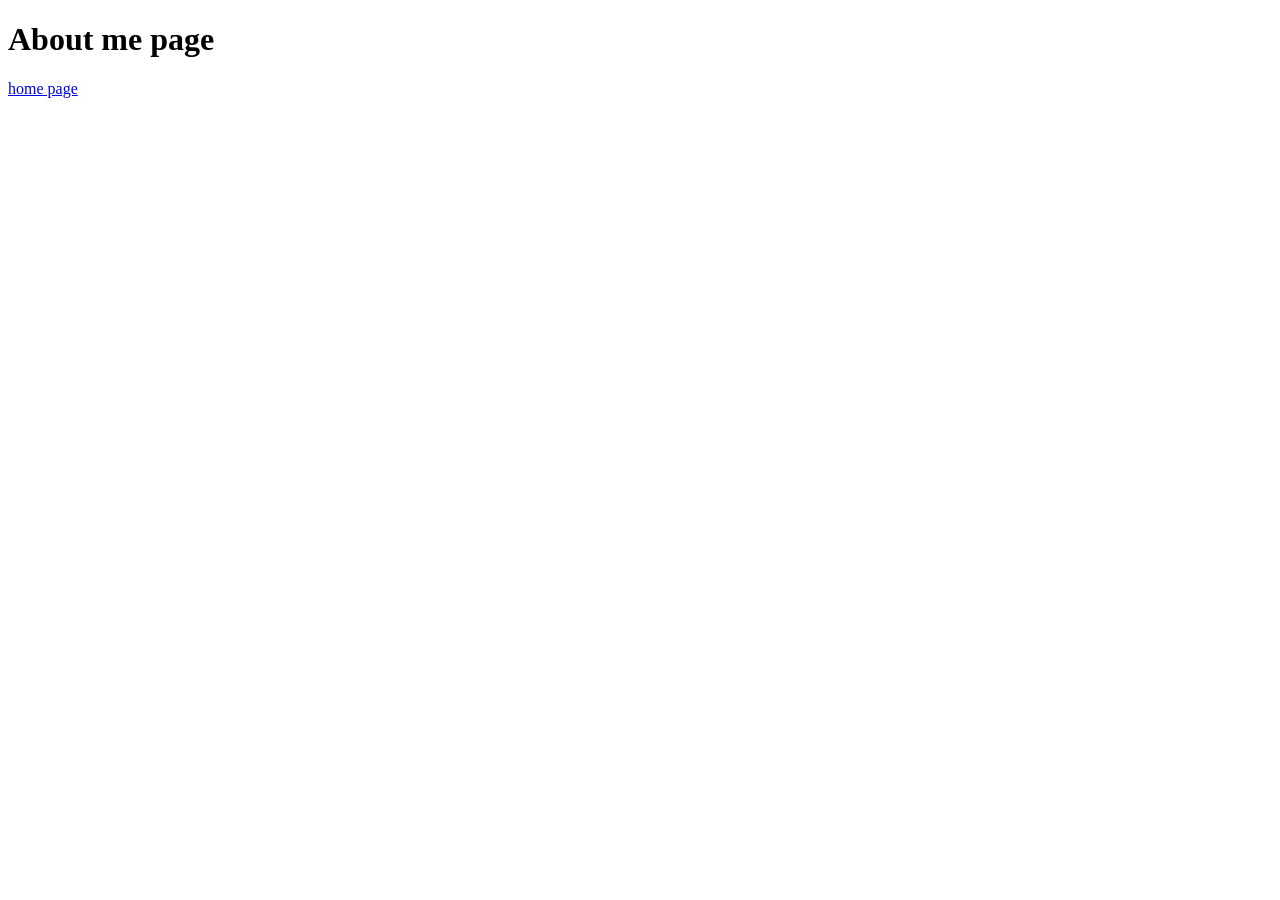
<file: HTML/about.html>
<!DOCTYPE html>
<html lang="en">
<head>
    <meta charset="UTF-8">
    <meta name="viewport" content="width=device-width, initial-scale=1.0">
    <title>Document</title>
</head>
<body>
    <h1>About me page</h1>
    <a href="./index.html">home page</a>
</body>
</html>
</file>
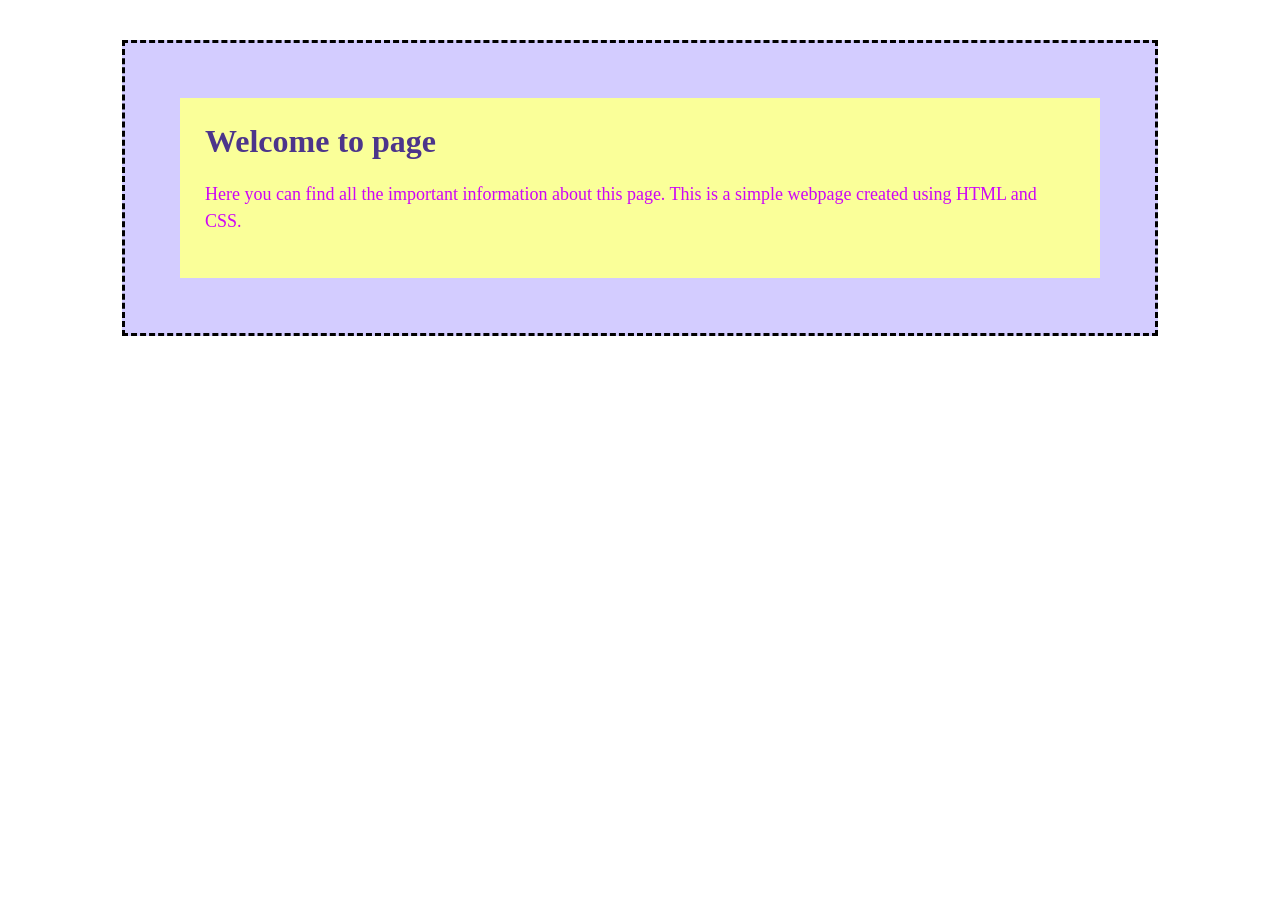
<file: HTML/boxmodel.html>
<!DOCTYPE html>
<html lang="en">
<head>
    <meta charset="UTF-8">
    <meta name="viewport" content="width=device-width, initial-scale=1.0">
    <title>Welcome Page</title>

    <style>
        body {
            margin: 0;
            padding: 40px;
            background-color: rgb(255, 255, 255);
            font-family: Georgia, serif;
        }

        .container {
            width: 80%;
            margin: auto;
            padding: 35px;
            background-color: #d3ccff;
            border: 3px dashed black;
        }

        .welcome-box {
            background-color: #faff99;
            padding: 25px;
            margin: 20px;
        }

        h1 {
            margin-top: 0;
            font-size: 32px;
            color: #4c358b;
        }

        p {
            font-size: 18px;
            color: #ce06f6;
            line-height: 1.5;
        }
    </style>
</head>

<body>

    <div class="container">

        <div class="welcome-box">

            <h1>Welcome to page</h1>

            <p>
                Here you can find all the important information
                about this page. This is a simple webpage created
                using HTML and CSS.
            </p>

        </div>

    </div>

</body>
</html>
</file>
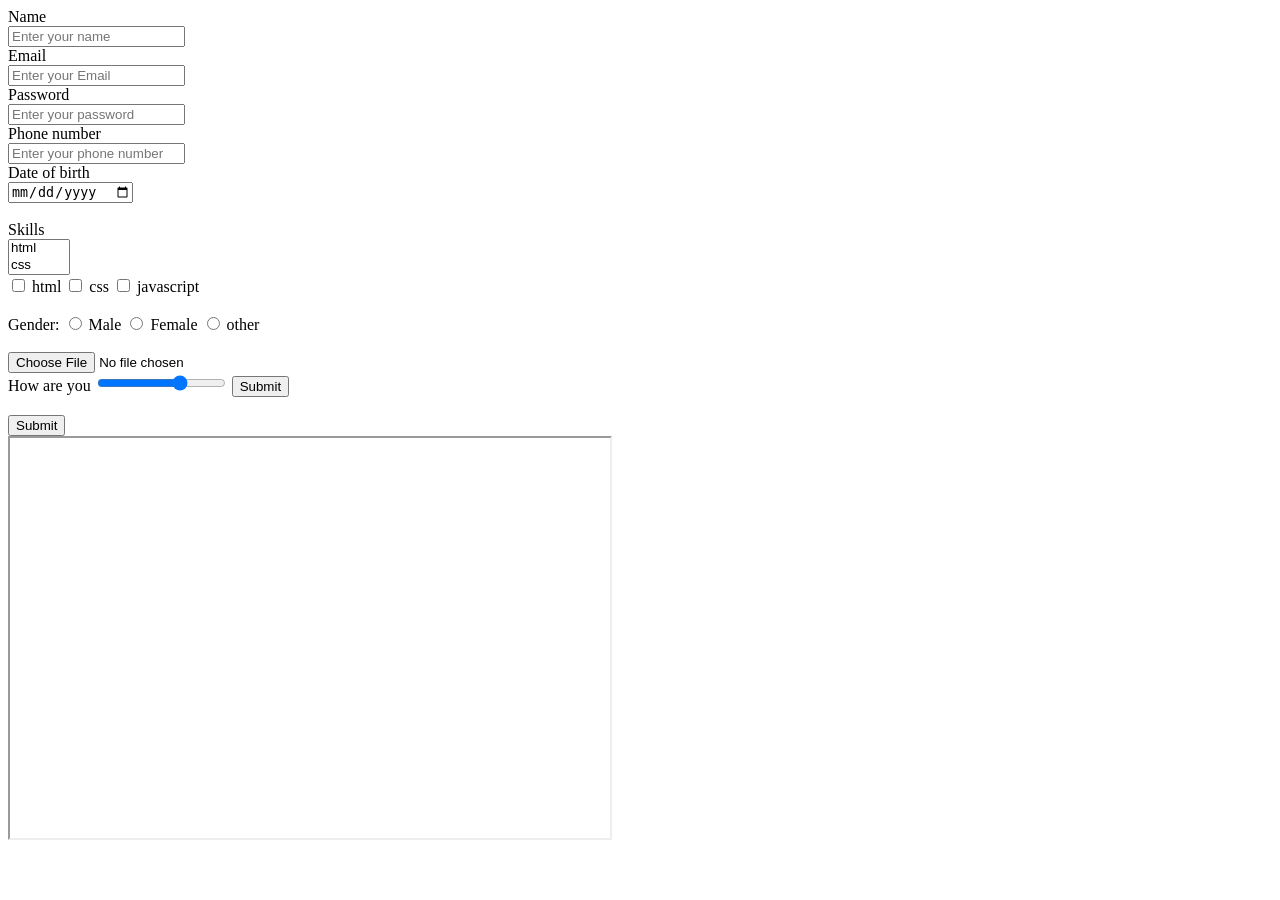
<file: HTML/loginpage.html>
<!DOCTYPE html>
<html lang="en">
<head>
    <meta charset="UTF-8">
    <meta name="viewport" content="width=device-width, initial-scale=1.0">
    <title>Document</title>
</head>
<body>
    <form>

        <label for="Name">Name</label><br>
        <input  id="Name" type="text"
         placeholder="Enter your name"
         name="name" required ><br>

         <label for="email">Email</label><br>
        <input id="email"
        type="text"
        placeholder="Enter your Email"><br>
        
        <label for="pass">Password</label><br>
        <input id="pass" type="password" placeholder="Enter your password"> <br>

        <label for="phone">Phone number</label><br>
        <input id="phone" type="tel" placeholder="Enter your phone number"
        name="name" ><br>

        <label for="date">Date of birth</label><br>
        <input id="date" type="date" placeholder="Enter your date of birth">

        <br>
        <br>

        <label >Skills</label><br>
        <select name="skill" size="2">
            <option value="html">html</option>
            <option value="css">css</option>
            <option value="javascript">javascript</option>
        </select>

       <br>

       <section>
       <input id="html" type="checkbox">
       <label for="html">html</label>
       <input id="css" type="checkbox">
       <label for="css">css</label>
       <input id="javascript" type="checkbox">
       <label for="javascript">javascript</label>
       </section><br>

       <section>
        <label> Gender: </label>
        <input type="radio" name="gender">
        <label>Male</label>
        <input type="radio" name="gender">
        <label >Female</label>
        <input type="radio" name="gender">
        <label >other</label>
       </section> <br>

       <input type="file" name="file"><br>
       <label> How are you</label>
       <input type="range" max="3" min="0">
       <input type="submit">
       
       <br>
       <br>
<button type="submit">Submit</button><br>
        
<iframe src="https://student.glauniversity.in" width="600" height="400"></iframe>

   </form>
</body>
</html>
</file>
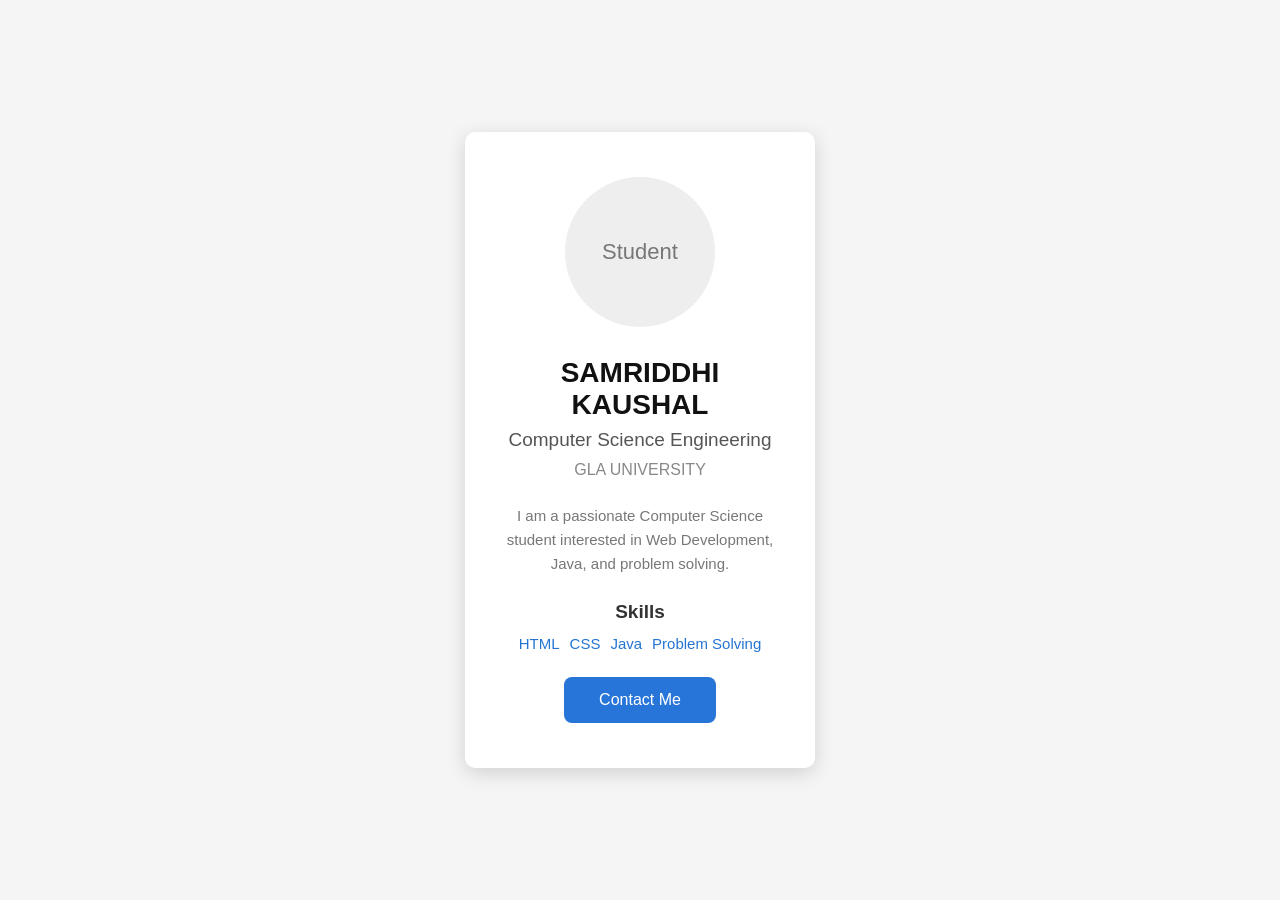
<file: HTML/profile.html>
<!DOCTYPE html>
<html lang="en">
<head>
    <meta charset="UTF-8">
    <meta name="viewport" content="width=device-width, initial-scale=1.0">
    <title>Student Card</title>
    <!-- <link rel="stylesheet" href="profile.css"> -->
     <style>
        * {
    margin: 0;
    padding: 0;
    box-sizing: border-box;
}

body {
    font-family: Arial, sans-serif;
    background-color: #f5f5f5;

    display: flex;
    justify-content: center;
    align-items: center;

    min-height: 100vh;
}

.student-card {
    width: 350px;
    background-color: white;

    padding: 45px 30px;
    text-align: center;

    border-radius: 10px;

    box-shadow: 0 5px 20px rgba(0, 0, 0, 0.15);
}

.profile-circle {
    width: 150px;
    height: 150px;

    background-color: #eeeeee;
    border-radius: 50%;

    display: flex;
    justify-content: center;
    align-items: center;

    margin: 0 auto 30px;

    color: #777;
    font-size: 22px;
}

h1 {
    font-size: 28px;
    margin-bottom: 8px;
    color: #111;
}

h2 {
    font-size: 19px;
    font-weight: normal;
    color: #555;
    margin-bottom: 10px;
}

h3 {
    font-size: 16px;
    font-weight: normal;
    color: #888;
    margin-bottom: 25px;
}

p {
    color: #777;
    font-size: 15px;
    line-height: 1.6;
    margin-bottom: 25px;
}

.skills-title {
    font-weight: bold;
    color: #333;
    margin-bottom: 12px;
}

.skills {
    display: flex;
    justify-content: center;
    flex-wrap: wrap;
    gap: 10px;

    margin-bottom: 25px;
}

.skills span {
    color: #2474d2;
    font-size: 15px;
}

button {
    background-color: #2875d9;
    color: white;

    border: none;
    border-radius: 8px;

    padding: 14px 35px;

    font-size: 16px;
    cursor: pointer;
}

button:hover {
    background-color: #155bb5;
}
     </style>
</head>
<body>

    <div class="student-card">

        <div class="profile">
            <div class="profile-circle">Student</div>

            <h1>SAMRIDDHI KAUSHAL</h1>
            <h2>Computer Science Engineering</h2>
            <h3>GLA UNIVERSITY</h3>

            <p>
                I am a passionate Computer Science student
                interested in Web Development, Java, and
                problem solving.
            </p>

            <h2 class="skills-title">Skills</h2>

            <div class="skills">
                <span>HTML</span>
                <span>CSS</span>
                <span>Java</span>
                <span>Problem Solving</span>
            </div>

            <button>Contact Me</button>
        </div>

    </div>

</body>
</html>
</file>
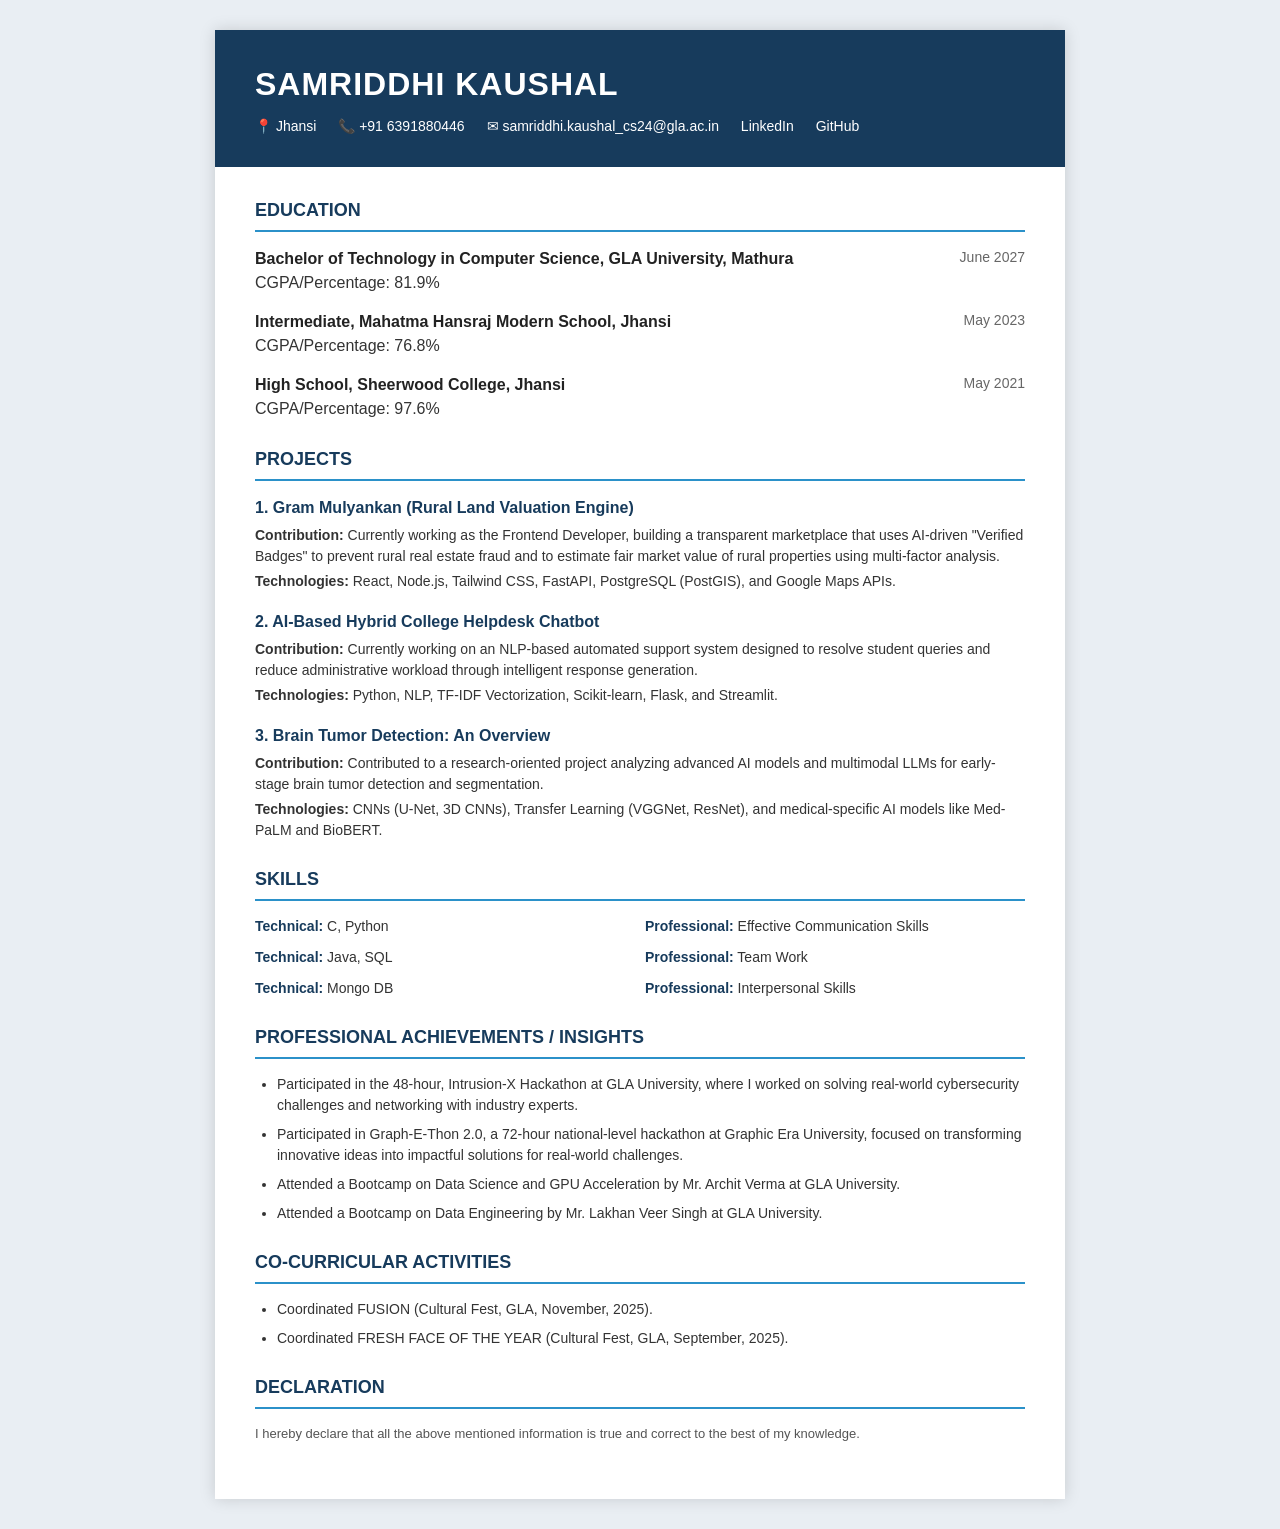
<file: HTML/resume.html>
<!DOCTYPE html>
<html lang="en">
<head>
    <meta charset="UTF-8">
    <meta name="viewport" content="width=device-width, initial-scale=1.0">

    <title>Samriddhi Kaushal - Resume</title>

    <style>

        /* ---------- GENERAL ---------- */

        * {
            margin: 0;
            padding: 0;
            box-sizing: border-box;
        }

        body {
            font-family: Arial, Helvetica, sans-serif;
            background-color: #e9eef3;
            color: #333;
            line-height: 1.5;
        }

        .resume {
            width: 850px;
            margin: 30px auto;
            background-color: white;
            box-shadow: 0 0 15px rgba(0,0,0,0.15);
        }


        /* ---------- HEADER ---------- */

        .header {
            background-color: #173b5c;
            color: white;
            padding: 30px 40px;
        }

        .header h1 {
            font-size: 32px;
            margin-bottom: 8px;
            letter-spacing: 1px;
        }

        .contact {
            font-size: 14px;
        }

        .contact span {
            margin-right: 18px;
        }

        .contact a {
            color: white;
            text-decoration: none;
            margin-right: 18px;
        }

        .contact a:hover {
            text-decoration: underline;
        }


        /* ---------- MAIN CONTENT ---------- */

        .content {
            padding: 30px 40px;
        }

        section {
            margin-bottom: 25px;
        }

        .section-title {
            color: #173b5c;
            font-size: 18px;
            text-transform: uppercase;
            border-bottom: 2px solid #2b91c9;
            padding-bottom: 6px;
            margin-bottom: 15px;
        }


        /* ---------- EDUCATION ---------- */

        .education {
            margin-bottom: 15px;
        }

        .education-header {
            display: flex;
            justify-content: space-between;
        }

        .education-header strong {
            color: #222;
        }

        .date {
            color: #666;
            font-size: 14px;
        }


        /* ---------- PROJECTS ---------- */

        .project {
            margin-bottom: 18px;
        }

        .project h3 {
            font-size: 16px;
            color: #173b5c;
            margin-bottom: 5px;
        }

        .project p {
            font-size: 14px;
            margin-bottom: 4px;
        }

        .project strong {
            color: #333;
        }


        /* ---------- SKILLS ---------- */

        .skills {
            display: grid;
            grid-template-columns: 1fr 1fr;
            gap: 10px;
        }

        .skill {
            font-size: 14px;
        }

        .skill strong {
            color: #173b5c;
        }


        /* ---------- ACHIEVEMENTS ---------- */

        ul {
            padding-left: 22px;
        }

        li {
            font-size: 14px;
            margin-bottom: 8px;
        }


        /* ---------- DECLARATION ---------- */

        .declaration {
            font-size: 13px;
            color: #555;
        }


        /* ---------- PRINT ---------- */

        @media print {

            body {
                background-color: white;
            }

            .resume {
                width: 100%;
                margin: 0;
                box-shadow: none;
            }

        }


        /* ---------- MOBILE ---------- */

        @media(max-width: 700px) {

            .resume {
                width: 95%;
            }

            .header,
            .content {
                padding: 25px;
            }

            .education-header {
                flex-direction: column;
            }

            .skills {
                grid-template-columns: 1fr;
            }

        }

    </style>
</head>


<body>

<div class="resume">


    <!-- ================= HEADER ================= -->

    <header class="header">

        <h1>SAMRIDDHI KAUSHAL</h1>

        <div class="contact">

            <span>📍 Jhansi</span>

            <span>📞 +91 6391880446</span>

            <a href="mailto:samriddhi.kaushal_cs24@gla.ac.in">
                ✉ samriddhi.kaushal_cs24@gla.ac.in
            </a>

            <a href="https://www.linkedin.com/in/samriddhi-kaushal-068aa135a"
               target="_blank">
                LinkedIn
            </a>

            <a href="https://github.com/Samriddhisays"
               target="_blank">
                GitHub
            </a>

        </div>

    </header>



    <!-- ================= CONTENT ================= -->

    <main class="content">


        <!-- EDUCATION -->

        <section>

            <h2 class="section-title">
                Education
            </h2>


            <div class="education">

                <div class="education-header">

                    <strong>
                        Bachelor of Technology in Computer Science,
                        GLA University, Mathura
                    </strong>

                    <span class="date">
                        June 2027
                    </span>

                </div>

                <p>
                    CGPA/Percentage: 81.9%
                </p>

            </div>


            <div class="education">

                <div class="education-header">

                    <strong>
                        Intermediate,
                        Mahatma Hansraj Modern School, Jhansi
                    </strong>

                    <span class="date">
                        May 2023
                    </span>

                </div>

                <p>
                    CGPA/Percentage: 76.8%
                </p>

            </div>


            <div class="education">

                <div class="education-header">

                    <strong>
                        High School,
                        Sheerwood College, Jhansi
                    </strong>

                    <span class="date">
                        May 2021
                    </span>

                </div>

                <p>
                    CGPA/Percentage: 97.6%
                </p>

            </div>

        </section>



        <!-- PROJECTS -->

        <section>

            <h2 class="section-title">
                Projects
            </h2>


            <div class="project">

                <h3>
                    1. Gram Mulyankan (Rural Land Valuation Engine)
                </h3>

                <p>
                    <strong>Contribution:</strong>
                    Currently working as the Frontend Developer,
                    building a transparent marketplace that uses
                    AI-driven "Verified Badges" to prevent rural
                    real estate fraud and to estimate fair market
                    value of rural properties using multi-factor analysis.
                </p>

                <p>
                    <strong>Technologies:</strong>
                    React, Node.js, Tailwind CSS, FastAPI,
                    PostgreSQL (PostGIS), and Google Maps APIs.
                </p>

            </div>



            <div class="project">

                <h3>
                    2. AI-Based Hybrid College Helpdesk Chatbot
                </h3>

                <p>
                    <strong>Contribution:</strong>
                    Currently working on an NLP-based automated
                    support system designed to resolve student
                    queries and reduce administrative workload
                    through intelligent response generation.
                </p>

                <p>
                    <strong>Technologies:</strong>
                    Python, NLP, TF-IDF Vectorization,
                    Scikit-learn, Flask, and Streamlit.
                </p>

            </div>



            <div class="project">

                <h3>
                    3. Brain Tumor Detection: An Overview
                </h3>

                <p>
                    <strong>Contribution:</strong>
                    Contributed to a research-oriented project
                    analyzing advanced AI models and multimodal
                    LLMs for early-stage brain tumor detection
                    and segmentation.
                </p>

                <p>
                    <strong>Technologies:</strong>
                    CNNs (U-Net, 3D CNNs), Transfer Learning
                    (VGGNet, ResNet), and medical-specific AI
                    models like Med-PaLM and BioBERT.
                </p>

            </div>

        </section>



        <!-- SKILLS -->

        <section>

            <h2 class="section-title">
                Skills
            </h2>

            <div class="skills">

                <div class="skill">
                    <strong>Technical:</strong>
                    C, Python
                </div>

                <div class="skill">
                    <strong>Professional:</strong>
                    Effective Communication Skills
                </div>

                <div class="skill">
                    <strong>Technical:</strong>
                    Java, SQL
                </div>

                <div class="skill">
                    <strong>Professional:</strong>
                    Team Work
                </div>

                <div class="skill">
                    <strong>Technical:</strong>
                    Mongo DB
                </div>

                <div class="skill">
                    <strong>Professional:</strong>
                    Interpersonal Skills
                </div>

            </div>

        </section>



        <!-- ACHIEVEMENTS -->

        <section>

            <h2 class="section-title">
                Professional Achievements / Insights
            </h2>

            <ul>

                <li>
                    Participated in the 48-hour, Intrusion-X Hackathon
                    at GLA University, where I worked on solving
                    real-world cybersecurity challenges and networking
                    with industry experts.
                </li>

                <li>
                    Participated in Graph-E-Thon 2.0, a 72-hour
                    national-level hackathon at Graphic Era University,
                    focused on transforming innovative ideas into
                    impactful solutions for real-world challenges.
                </li>

                <li>
                    Attended a Bootcamp on Data Science and GPU
                    Acceleration by Mr. Archit Verma at GLA University.
                </li>

                <li>
                    Attended a Bootcamp on Data Engineering by
                    Mr. Lakhan Veer Singh at GLA University.
                </li>

            </ul>

        </section>



        <!-- CO-CURRICULAR -->

        <section>

            <h2 class="section-title">
                Co-Curricular Activities
            </h2>

            <ul>

                <li>
                    Coordinated FUSION
                    (Cultural Fest, GLA, November, 2025).
                </li>

                <li>
                    Coordinated FRESH FACE OF THE YEAR
                    (Cultural Fest, GLA, September, 2025).
                </li>

            </ul>

        </section>



        <!-- DECLARATION -->

        <section>

            <h2 class="section-title">
                Declaration
            </h2>

            <p class="declaration">
                I hereby declare that all the above mentioned
                information is true and correct to the best of
                my knowledge.
            </p>

        </section>


    </main>

</div>

</body>
</html>
</file>
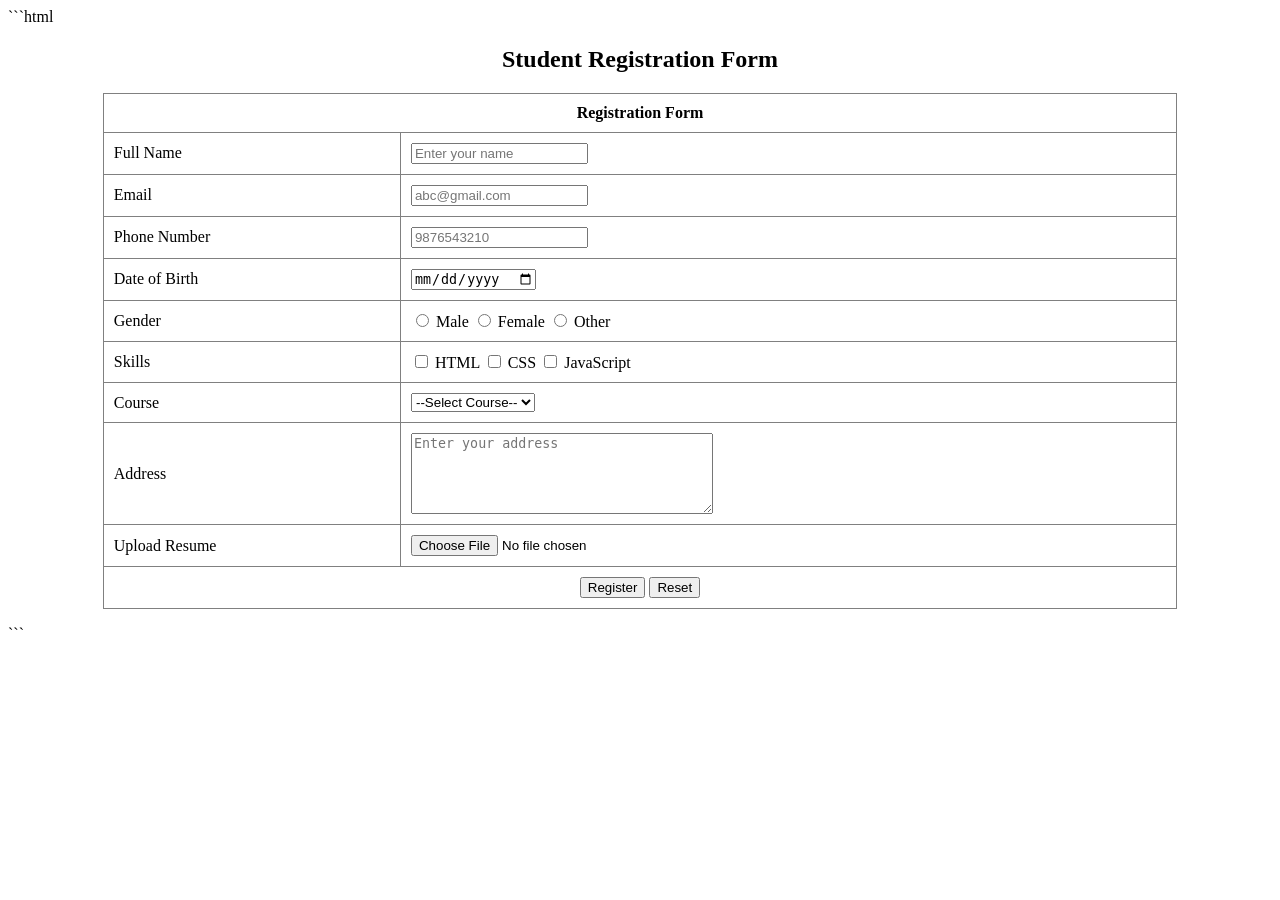
<file: HTML/studentregis.html>
```html
<!DOCTYPE html>
<html lang="en">
<head>
    <meta charset="UTF-8">
    <meta name="viewport" content="width=device-width, initial-scale=1.0">
    <title>Student Registration Form</title>
</head>

<body>

    <h2 style="text-align: center;">Student Registration Form</h2>

    <form>

        <table border="1" cellpadding="10" cellspacing="0"
               style="width: 85%; margin: auto; border-collapse: collapse;">

            <tr>
                <th colspan="2">Registration Form</th>
            </tr>

            <tr>
                <td><label for="name">Full Name</label></td>
                <td>
                    <input type="text" id="name" name="name"
                           placeholder="Enter your name" required>
                </td>
            </tr>

            <tr>
                <td><label for="email">Email</label></td>
                <td>
                    <input type="email" id="email" name="email"
                           placeholder="abc@gmail.com" required>
                </td>
            </tr>

            <tr>
                <td><label for="phone">Phone Number</label></td>
                <td>
                    <input type="tel" id="phone" name="phone"
                           placeholder="9876543210"
                           pattern="[0-9]{10}" required>
                </td>
            </tr>

            <tr>
                <td><label for="dob">Date of Birth</label></td>
                <td>
                    <input type="date" id="dob" name="dob" required>
                </td>
            </tr>

            <tr>
                <td>Gender</td>
                <td>
                    <input type="radio" id="male" name="gender" value="Male">
                    <label for="male">Male</label>

                    <input type="radio" id="female" name="gender" value="Female">
                    <label for="female">Female</label>

                    <input type="radio" id="other" name="gender" value="Other">
                    <label for="other">Other</label>
                </td>
            </tr>

            <tr>
                <td>Skills</td>
                <td>
                    <input type="checkbox" id="html" name="skills" value="HTML">
                    <label for="html">HTML</label>

                    <input type="checkbox" id="css" name="skills" value="CSS">
                    <label for="css">CSS</label>

                    <input type="checkbox" id="javascript" name="skills" value="JavaScript">
                    <label for="javascript">JavaScript</label>
                </td>
            </tr>

            <tr>
                <td><label for="course">Course</label></td>
                <td>
                    <select id="course" name="course" required>
                        <option value="">--Select Course--</option>
                        <option value="B.Tech">B.Tech</option>
                        <option value="BCA">BCA</option>
                        <option value="MCA">MCA</option>
                        <option value="BBA">BBA</option>
                        <option value="MBA">MBA</option>
                    </select>
                </td>
            </tr>

            <tr>
                <td><label for="address">Address</label></td>
                <td>
                    <textarea id="address" name="address"
                              rows="5" cols="35"
                              placeholder="Enter your address"></textarea>
                </td>
            </tr>

            <tr>
                <td><label for="resume">Upload Resume</label></td>
                <td>
                    <input type="file" id="resume" name="resume"
                           accept=".pdf,.doc,.docx">
                </td>
            </tr>

            <tr>
                <td colspan="2" style="text-align: center;">
                    <input type="submit" value="Register">
                    <input type="reset" value="Reset">

                </td>
            </tr>

        </table>

    </form>

</body>
</html>
```
</file>
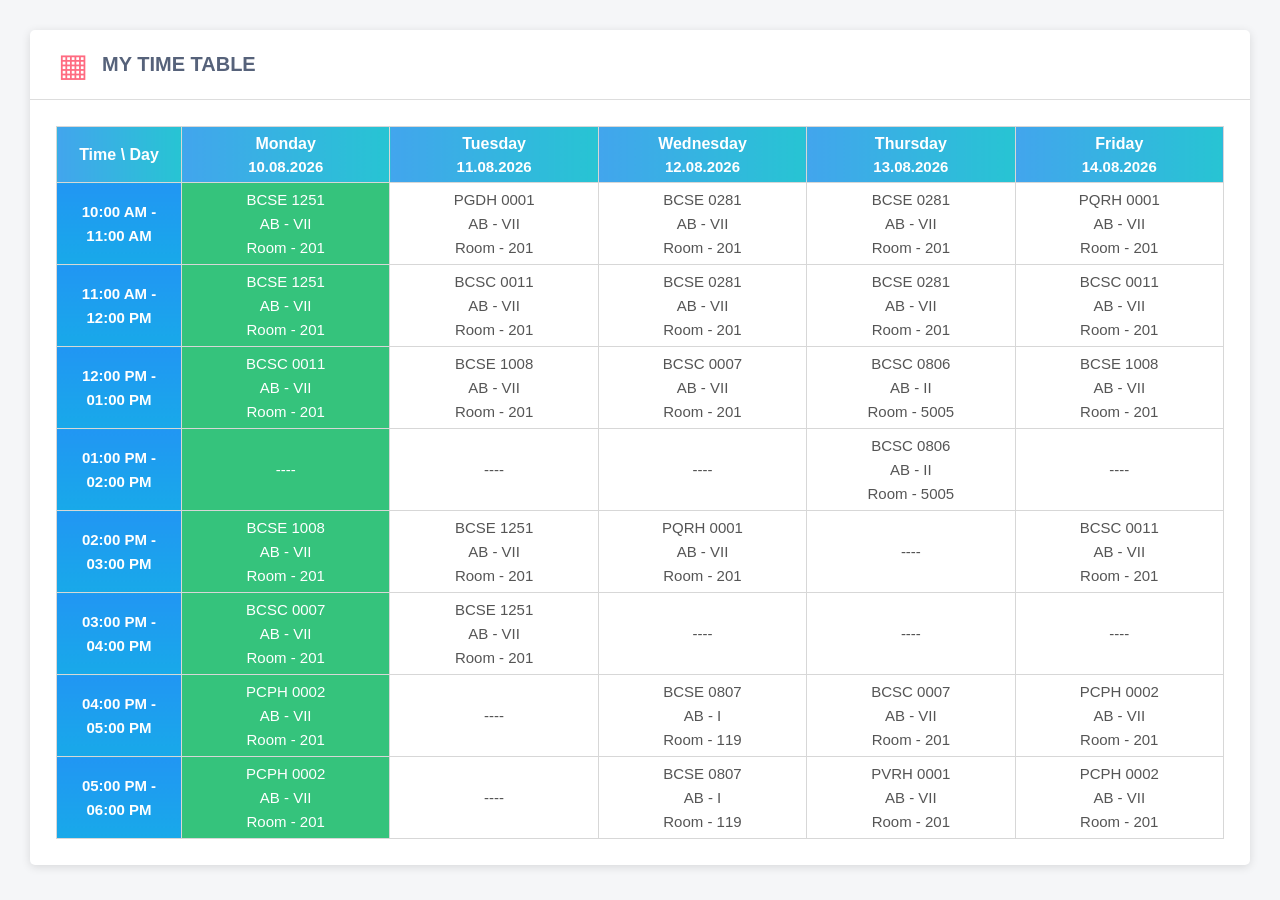
<file: HTML/timetable.html>
<!DOCTYPE html>
<html lang="en">
<head>
    <meta charset="UTF-8">
    <meta name="viewport" content="width=device-width, initial-scale=1.0">
    <title>My Time Table</title>

    <style>
        * {
            box-sizing: border-box;
        }

        body {
            margin: 0;
            padding: 30px;
            font-family: Arial, Helvetica, sans-serif;
            background-color: #f5f6f8;
            color: #555;
        }

        .container {
            background-color: white;
            max-width: 1500px;
            margin: auto;
            border-radius: 5px;
            box-shadow: 0 2px 10px rgba(0, 0, 0, 0.12);
            overflow: hidden;
        }

        /* TOP TITLE */
        .title {
            height: 70px;
            display: flex;
            align-items: center;
            padding: 0 28px;
            border-bottom: 1px solid #ddd;
        }

        .calendar-icon {
            font-size: 32px;
            color: #ff6b81;
            margin-right: 14px;
        }

        .title h2 {
            margin: 0;
            font-size: 20px;
            color: #56627a;
            font-weight: bold;
        }

        /* TABLE AREA */
        .table-container {
            padding: 26px;
            overflow-x: auto;
        }

        table {
            width: 100%;
            border-collapse: collapse;
            table-layout: fixed;
        }

        th,
        td {
            border: 1px solid #d7d7d7;
            text-align: center;
        }

        /* DAY HEADER */
        th {
            background: linear-gradient(90deg, #42a5ed, #27c4d3);
            color: white;
            height: 56px;
            font-size: 16px;
            font-weight: bold;
        }

        th:first-child {
            width: 125px;
        }

        th span {
            display: block;
            margin-top: 5px;
            font-size: 15px;
        }

        /* TIME COLUMN */
        .time {
            background: linear-gradient(180deg, #2196f3, #18a9e9);
            color: white;
            font-weight: bold;
            font-size: 15px;
            line-height: 1.6;
            width: 125px;
        }

        /* SUBJECT CELLS */
        td {
            height: 82px;
            font-size: 15px;
            line-height: 1.6;
            background-color: white;
        }

        .subject {
            color: #555;
        }

        /* MONDAY */
        .monday {
            background-color: #35c37c;
            color: white;
        }

        .monday div {
            color: white;
        }

        /* EMPTY CELLS */
        .empty {
            color: #555;
        }

        /* MOBILE */
        @media screen and (max-width: 900px) {
            body {
                padding: 10px;
            }

            .table-container {
                padding: 15px;
            }

            table {
                min-width: 1000px;
            }
        }
    </style>
</head>

<body>

<div class="container">

    <!-- TITLE -->
    <div class="title">
        <div class="calendar-icon">▦</div>
        <h2>MY TIME TABLE</h2>
    </div>

    <div class="table-container">

        <table>

            <!-- HEADER -->
            <tr>
                <th>
                    Time \ Day
                </th>

                <th>
                    Monday
                    <span>10.08.2026</span>
                </th>

                <th>
                    Tuesday
                    <span>11.08.2026</span>
                </th>

                <th>
                    Wednesday
                    <span>12.08.2026</span>
                </th>

                <th>
                    Thursday
                    <span>13.08.2026</span>
                </th>

                <th>
                    Friday
                    <span>14.08.2026</span>
                </th>
            </tr>


            <!-- 10:00 AM - 11:00 AM -->
            <tr>

                <td class="time">
                    10:00 AM -<br>
                    11:00 AM
                </td>

                <td class="monday">
                    <div>BCSE 1251</div>
                    <div>AB - VII</div>
                    <div>Room - 201</div>
                </td>

                <td class="subject">
                    <div>PGDH 0001</div>
                    <div>AB - VII</div>
                    <div>Room - 201</div>
                </td>

                <td class="subject">
                    <div>BCSE 0281</div>
                    <div>AB - VII</div>
                    <div>Room - 201</div>
                </td>

                <td class="subject">
                    <div>BCSE 0281</div>
                    <div>AB - VII</div>
                    <div>Room - 201</div>
                </td>

                <td class="subject">
                    <div>PQRH 0001</div>
                    <div>AB - VII</div>
                    <div>Room - 201</div>
                </td>

            </tr>


            <!-- 11:00 AM - 12:00 PM -->
            <tr>

                <td class="time">
                    11:00 AM -<br>
                    12:00 PM
                </td>

                <td class="monday">
                    <div>BCSE 1251</div>
                    <div>AB - VII</div>
                    <div>Room - 201</div>
                </td>

                <td class="subject">
                    <div>BCSC 0011</div>
                    <div>AB - VII</div>
                    <div>Room - 201</div>
                </td>

                <td class="subject">
                    <div>BCSE 0281</div>
                    <div>AB - VII</div>
                    <div>Room - 201</div>
                </td>

                <td class="subject">
                    <div>BCSE 0281</div>
                    <div>AB - VII</div>
                    <div>Room - 201</div>
                </td>

                <td class="subject">
                    <div>BCSC 0011</div>
                    <div>AB - VII</div>
                    <div>Room - 201</div>
                </td>

            </tr>


            <!-- 12:00 PM - 01:00 PM -->
            <tr>

                <td class="time">
                    12:00 PM -<br>
                    01:00 PM
                </td>

                <td class="monday">
                    <div>BCSC 0011</div>
                    <div>AB - VII</div>
                    <div>Room - 201</div>
                </td>

                <td class="subject">
                    <div>BCSE 1008</div>
                    <div>AB - VII</div>
                    <div>Room - 201</div>
                </td>

                <td class="subject">
                    <div>BCSC 0007</div>
                    <div>AB - VII</div>
                    <div>Room - 201</div>
                </td>

                <td class="subject">
                    <div>BCSC 0806</div>
                    <div>AB - II</div>
                    <div>Room - 5005</div>
                </td>

                <td class="subject">
                    <div>BCSE 1008</div>
                    <div>AB - VII</div>
                    <div>Room - 201</div>
                </td>

            </tr>


            <!-- 01:00 PM - 02:00 PM -->
            <tr>

                <td class="time">
                    01:00 PM -<br>
                    02:00 PM
                </td>

                <td class="monday">
                    <div>----</div>
                </td>

                <td class="subject empty">
                    ----
                </td>

                <td class="subject empty">
                    ----
                </td>

                <td class="subject">
                    <div>BCSC 0806</div>
                    <div>AB - II</div>
                    <div>Room - 5005</div>
                </td>

                <td class="subject empty">
                    ----
                </td>

            </tr>


            <!-- 02:00 PM - 03:00 PM -->
            <tr>

                <td class="time">
                    02:00 PM -<br>
                    03:00 PM
                </td>

                <td class="monday">
                    <div>BCSE 1008</div>
                    <div>AB - VII</div>
                    <div>Room - 201</div>
                </td>

                <td class="subject">
                    <div>BCSE 1251</div>
                    <div>AB - VII</div>
                    <div>Room - 201</div>
                </td>

                <td class="subject">
                    <div>PQRH 0001</div>
                    <div>AB - VII</div>
                    <div>Room - 201</div>
                </td>

                <td class="subject empty">
                    ----
                </td>

                <td class="subject">
                    <div>BCSC 0011</div>
                    <div>AB - VII</div>
                    <div>Room - 201</div>
                </td>

            </tr>


            <!-- 03:00 PM - 04:00 PM -->
            <tr>

                <td class="time">
                    03:00 PM -<br>
                    04:00 PM
                </td>

                <td class="monday">
                    <div>BCSC 0007</div>
                    <div>AB - VII</div>
                    <div>Room - 201</div>
                </td>

                <td class="subject">
                    <div>BCSE 1251</div>
                    <div>AB - VII</div>
                    <div>Room - 201</div>
                </td>

                <td class="subject empty">
                    ----
                </td>

                <td class="subject empty">
                    ----
                </td>

                <td class="subject empty">
                    ----
                </td>

            </tr>


            <!-- 04:00 PM - 05:00 PM -->
            <tr>

                <td class="time">
                    04:00 PM -<br>
                    05:00 PM
                </td>

                <td class="monday">
                    <div>PCPH 0002</div>
                    <div>AB - VII</div>
                    <div>Room - 201</div>
                </td>

                <td class="subject empty">
                    ----
                </td>

                <td class="subject">
                    <div>BCSE 0807</div>
                    <div>AB - I</div>
                    <div>Room - 119</div>
                </td>

                <td class="subject">
                    <div>BCSC 0007</div>
                    <div>AB - VII</div>
                    <div>Room - 201</div>
                </td>

                <td class="subject">
                    <div>PCPH 0002</div>
                    <div>AB - VII</div>
                    <div>Room - 201</div>
                </td>

            </tr>


            <!-- 05:00 PM - 06:00 PM -->
            <tr>

                <td class="time">
                    05:00 PM -<br>
                    06:00 PM
                </td>

                <td class="monday">
                    <div>PCPH 0002</div>
                    <div>AB - VII</div>
                    <div>Room - 201</div>
                </td>

                <td class="subject empty">
                    ----
                </td>

                <td class="subject">
                    <div>BCSE 0807</div>
                    <div>AB - I</div>
                    <div>Room - 119</div>
                </td>

                <td class="subject">
                    <div>PVRH 0001</div>
                    <div>AB - VII</div>
                    <div>Room - 201</div>
                </td>

                <td class="subject">
                    <div>PCPH 0002</div>
                    <div>AB - VII</div>
                    <div>Room - 201</div>
                </td>

            </tr>

        </table>

    </div>
</div>

</body>
</html>
</file>
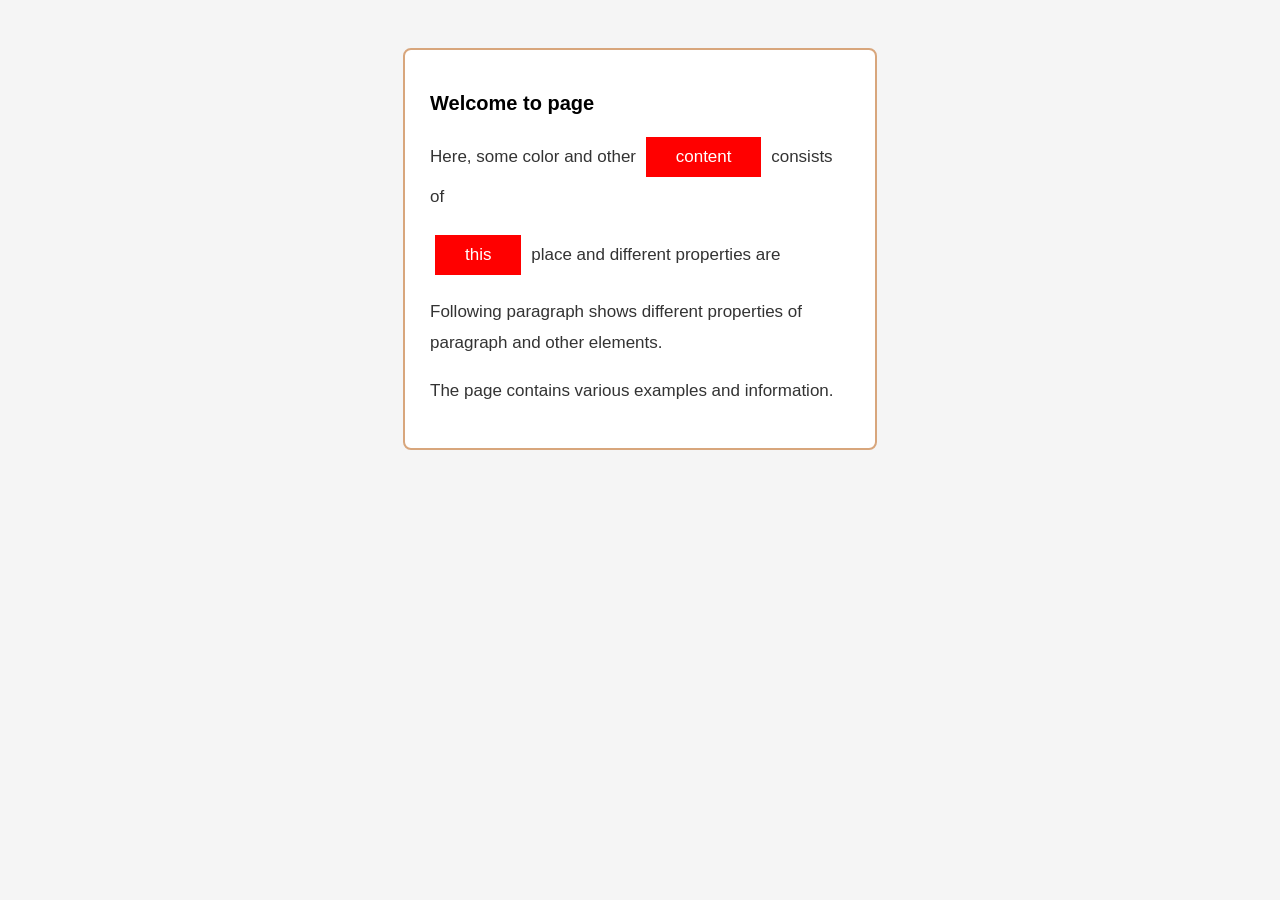
<file: HTML/welcome.html>
<!DOCTYPE html>
<html>
<head>
    <title>Welcome Page</title>

    <style>
        body {
            font-family: Arial, sans-serif;
            background-color: #f5f5f5;
            padding: 40px;
        }

        .container {
            width: 420px;
            margin: auto;
            padding: 25px;
            background-color: white;
            border: 2px solid #d8a67c;
            border-radius: 8px;
        }

        h2 {
            font-size: 20px;
        }

        p {
            font-size: 17px;
            line-height: 1.8;
            color: #333;
        }

        .highlight {
            background-color: red;
            color: white;
            padding: 5px 30px;
            margin: 5px;
            display: inline-block;
        }
    </style>
</head>

<body>

    <div class="container">

        <h2>Welcome to page</h2>

        <p>
            Here, some color and other
            <span class="highlight">content</span>
            consists of
        </p>

        <p>
            <span class="highlight">this</span>
            place and different
            properties are
        </p>

        <p>
            Following paragraph shows
            different properties of
            paragraph and other elements.
        </p>

        <p>
            The page contains various
            examples and information.
        </p>

    </div>

</body>
</html>
</file>
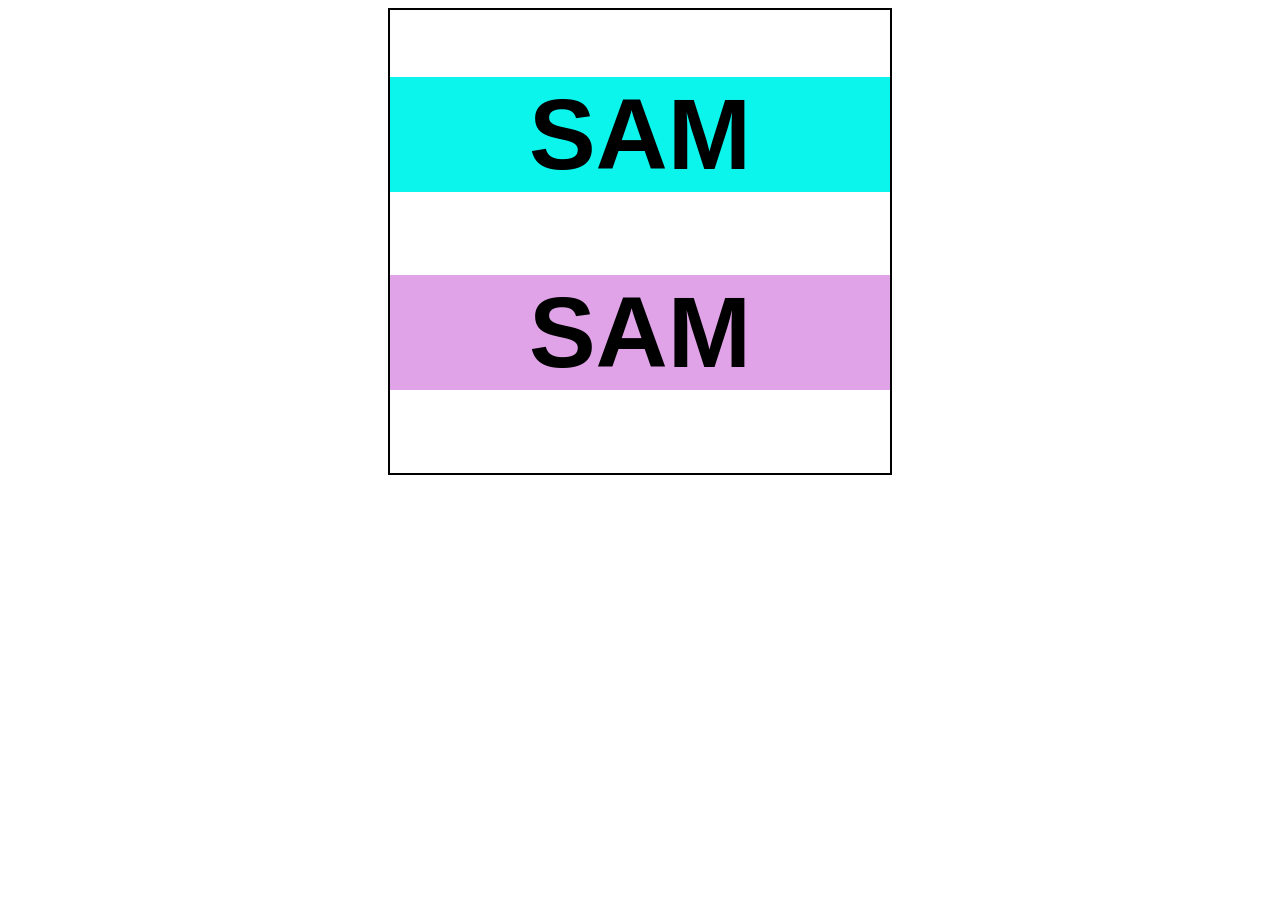
<file: HTML/CSS/css.html>
<!-- <!DOCTYPE html>
<html lang="en">
<head>
    <meta charset="UTF-8">
    <meta name="viewport" content="width=device-width, initial-scale=1.0">
    <title>Document</title>
</head>
<style>
    h1{
        background-color:antiquewhite;
        color:rgb(233, 19, 19);
        text-align:center;
        font-size:100px;
        font-family:'Gill Sans', 'Gill Sans MT', Calibri, 'Trebuchet MS', sans-serif;
    }
    
</style>
<body>
    <h1>HELLO AMERICA</h1>
    </body>
</html> -->


    <!DOCTYPE html>
<html lang="en">
<head>
    <meta charset="UTF-8">
    <meta name="viewport" content="width=device-width, initial-scale=1.0">
    <title>Document</title>

    <link rel="stylesheet" href="./style.css">
</head>
<!-- <style>
    {
         background-color:crimson;
         color: whitesmoke;
         text-align: center;
         font-size: 100px;
         font-family:cursive;
    }
</style> -->
<body>
    <div class="box">
        <h1 id="heading-red">SAM</h1>
        <h2 id="heading-green">SAM</h2>
    </div>
</body>
</html>
</file>
<file: HTML/CSS/style.css>
#heading-red {
    background-color: rgb(12, 245, 237);
    color: black;
    text-align: center;
    font-size: 100px;
    font-family: 'Segoe UI', Geneva, Verdana, sans-serif;
}

#heading-green {
    background-color: rgb(224, 163, 231);
    color: black;
    text-align: center;
    font-size: 100px;
    font-family: 'Segoe UI', Geneva, Verdana, sans-serif;
}

.box {
    border: 2px solid black;
    width: 500px;
    margin: 0 auto;
}
</file>
